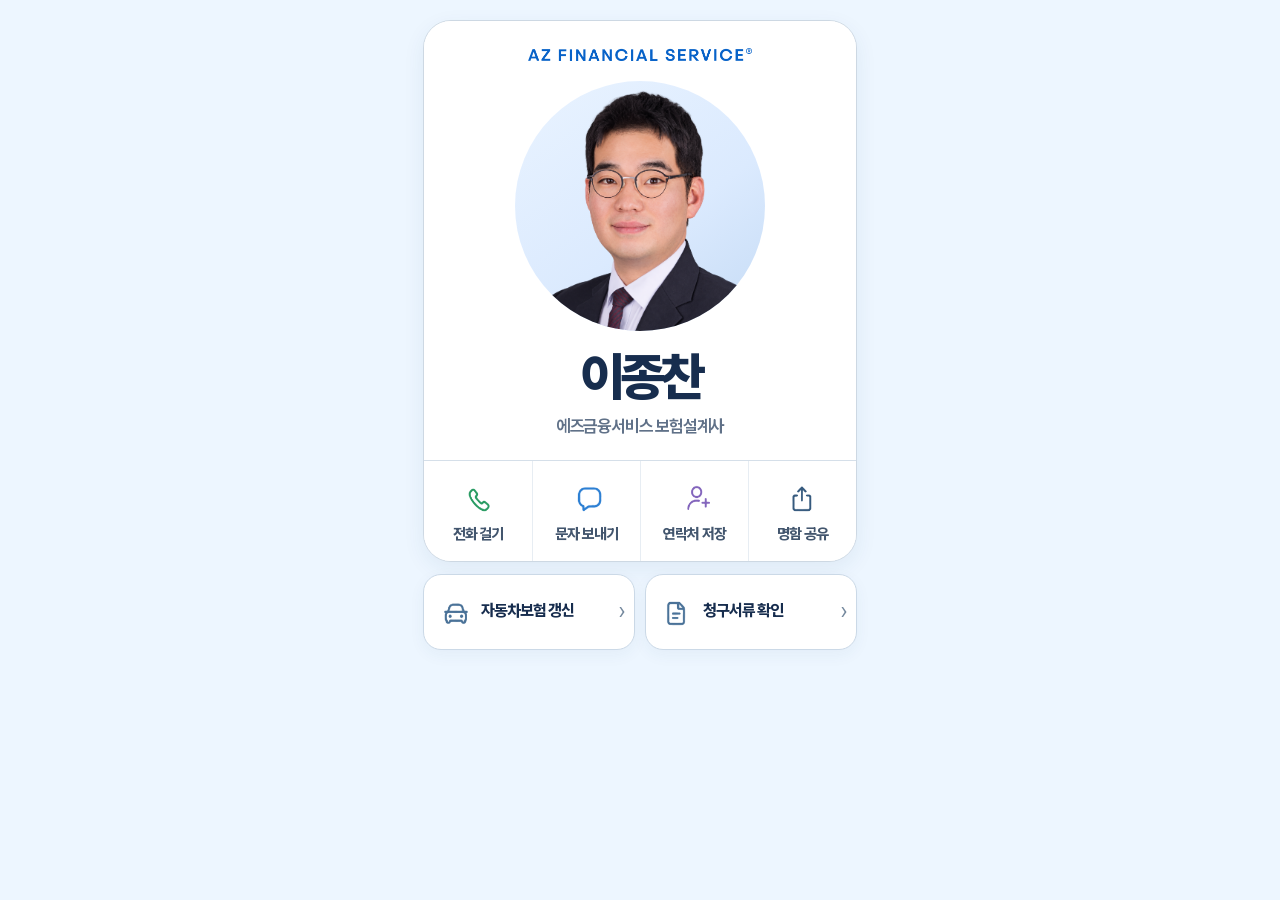
<file: index.html>
<!doctype html>
<html lang="ko" data-variant="a">
  <head>
    <meta charset="utf-8">
    <meta name="viewport" content="width=device-width, initial-scale=1, viewport-fit=cover">
    <meta name="description" content="AZ금융서비스 보험설계사 이종찬의 모바일 디지털 명함">
    <meta property="og:type" content="website">
    <meta property="og:locale" content="ko_KR">
    <meta property="og:url" content="https://leejgc.github.io/mobile-business-card/">
    <meta property="og:title" content="이종찬 | 에즈금융서비스">
    <meta property="og:description" content="연락처 · 자동차보험 갱신 · 청구서류 안내">
    <meta property="og:image" content="https://leejgc.github.io/mobile-business-card/og-business-card-v2-final.png">
    <meta property="og:image:width" content="1200">
    <meta property="og:image:height" content="630">
    <meta property="og:image:alt" content="에즈금융서비스 이종찬 모바일 명함">
    <meta property="og:site_name" content="AZ금융서비스">
    <meta name="twitter:card" content="summary_large_image">
    <meta name="twitter:title" content="이종찬 | 에즈금융서비스">
    <meta name="twitter:description" content="연락처 · 자동차보험 갱신 · 청구서류 안내">
    <meta name="twitter:image" content="https://leejgc.github.io/mobile-business-card/og-business-card-v2-final.png">
    <meta name="theme-color" content="#eaf4ff">
    <title>이종찬 | AZ금융서비스 보험설계사</title>
    <link rel="preload" href="PretendardVariable.woff2" as="font" type="font/woff2" crossorigin>
    <link rel="stylesheet" href="mobile-business-card.css">
    <script src="https://t1.kakaocdn.net/kakao_js_sdk/2.8.2/kakao.min.js" integrity="sha384-zt/G7/KfaRQ9dT/QIkS0ujMtzouJqzuSJcXVQu50x0rl/+mD1dc70AeOejVbMD9E" crossorigin="anonymous" defer></script>
    <script>
      const variant = new URLSearchParams(location.search).get('variant');
      document.documentElement.dataset.variant = variant === 'b' ? 'b' : 'a';
    </script>
    <script defer src="app.js"></script>
  </head>
  <body>
    <main class="card-shell">
      <section class="profile-panel" aria-labelledby="profile-name">
        <div class="profile-hero">
          <img class="brand-logo" src="assets/az-financial-service-horizontal.png" alt="AZ FINANCIAL SERVICE">
          <div class="profile-photo-frame" data-photo-frame>
            <img src="agent-profile-cutout.png" alt="보험설계사 이종찬 실제 증명사진">
          </div>
          <div class="profile-copy">
            <div class="name-lockup">
              <h1 id="profile-name">이종찬</h1>
              <div class="role-lockup"><span class="role-text role-text--legacy">에즈금융 보험설계사</span><span class="role-text role-text--a">에즈금융서비스 보험설계사</span></div>
            </div>
          </div>
        </div>

        <div class="action-grid action-grid--four profile-contact-grid" aria-label="연락 기능">
          <a class="contact-action contact-action--phone" href="tel:01037715487">
            <span class="icon-wrap" aria-hidden="true"><img src="assets/icons/phone.png" alt=""></span><span>전화 걸기</span>
          </a>
          <a class="contact-action contact-action--message" href="sms:01037715487">
            <span class="icon-wrap" aria-hidden="true"><img src="assets/icons/message.png" alt=""></span><span>문자 보내기</span>
          </a>
          <a class="contact-action contact-action--contact" href="lee-jongchan.vcf">
            <span class="icon-wrap" aria-hidden="true"><img src="assets/icons/contact-add.png" alt=""></span><span>연락처 저장</span>
          </a>
          <button class="contact-action contact-action--share" type="button" data-open-sheet="share-sheet">
            <span class="icon-wrap" aria-hidden="true"><img src="assets/icons/share-box.png" alt=""></span><span>명함 공유</span>
          </button>
        </div>

        <div class="profile-social-row" data-sns-row hidden aria-label="SNS 링크">
          <a class="social-item social-item--youtube" data-sns-channel="youtube" aria-label="유튜브" hidden>
            <span class="social-icon" aria-hidden="true"><svg viewBox="0 0 24 24"><rect class="youtube-body" x="3.2" y="5.3" width="17.6" height="13.4" rx="4"/><path class="youtube-play" d="m10.2 8.7 5.4 3.3-5.4 3.3V8.7Z"/></svg></span><span class="visually-hidden">유튜브</span>
          </a>
          <a class="social-item social-item--instagram" data-sns-channel="instagram" aria-label="인스타그램" hidden>
            <span class="social-icon" aria-hidden="true"><svg viewBox="0 0 24 24"><rect x="4.2" y="4.2" width="15.6" height="15.6" rx="4.5"/><circle cx="12" cy="12" r="3.7"/><circle cx="17.2" cy="6.8" r=".8"/></svg></span><span class="visually-hidden">인스타그램</span>
          </a>
          <a class="social-item social-item--blog" data-sns-channel="blog" aria-label="블로그" hidden>
            <span class="social-icon" aria-hidden="true"><svg viewBox="0 0 24 24"><path class="blog-n" d="M6 17V7h2.6l6.8 7.2V7H18v10h-2.6L8.6 9.8V17H6Z"/></svg></span><span class="visually-hidden">블로그</span>
          </a>
        </div>
      </section>

      <nav class="primary-actions" aria-label="보험 서비스 메뉴">
        <div class="action-grid action-grid--two">
          <a class="service-action" href="https://azm.kr/fVWt" target="_blank" rel="noopener">
            <span class="service-icon" aria-hidden="true"><img src="assets/icons/car-front.png" alt=""></span><span>자동차보험 갱신</span><span class="service-chevron" aria-hidden="true">›</span>
          </a>
          <button class="service-action" type="button" data-open-sheet="claim-sheet">
            <span class="service-icon" aria-hidden="true"><img src="assets/icons/document.png" alt=""></span><span>청구서류 확인</span><span class="service-chevron" aria-hidden="true">›</span>
          </button>
        </div>
      </nav>
    </main>

    <div class="sheet-backdrop" data-close-sheet="all" hidden></div>
    <section class="bottom-sheet bottom-sheet--small" id="share-sheet" role="dialog" aria-modal="true" aria-labelledby="share-sheet-title" aria-hidden="true" hidden>
      <div class="sheet-header"><div><h2 id="share-sheet-title">명함 공유하기</h2></div><button class="sheet-close" type="button" data-close-sheet="share-sheet" aria-label="명함 공유 창 닫기"><svg viewBox="0 0 24 24"><path d="m6 6 12 12M18 6 6 18"/></svg></button></div>
      <div class="sheet-actions">
        <button class="sheet-action sheet-action--kakao" type="button" data-kakao-customer-share><span class="sheet-action-icon" aria-hidden="true">K</span><strong>카카오톡으로 공유하기</strong></button>
        <a class="sheet-action" data-sms-message="customer" href="sms:?body="><span class="sheet-action-icon" aria-hidden="true"><svg viewBox="0 0 24 24"><path d="M4 5.5h16v10H8.5L5 18v-2.5H4v-10Zm3 4h10m-10 3h6"/></svg></span><strong>문자로 공유하기</strong></a>
      </div>
    </section>

    <section class="bottom-sheet bottom-sheet--large" id="claim-sheet" role="dialog" aria-modal="true" aria-labelledby="claim-sheet-title" aria-hidden="true" hidden>
      <div class="sheet-header"><div><p class="section-kicker">CLAIM GUIDE</p><h2 id="claim-sheet-title">보험금 청구 서류 확인</h2></div><button class="sheet-close" type="button" data-close-sheet="claim-sheet" aria-label="보험금 청구 서류 창 닫기"><svg viewBox="0 0 24 24"><path d="m6 6 12 12M18 6 6 18"/></svg></button></div>
      <div class="claim-source-note"><span>항목을 누르면 필요서류와 주의사항을 확인할 수 있습니다.</span></div>
      <div class="claim-list" id="claim-list"></div>
      <section class="accident-consult accident-consult--liability" aria-labelledby="accident-consult-title">
        <h3 id="accident-consult-title"><span class="liability-title-blue">일상생활배상책임</span> <span class="liability-title-black">보상 사례</span></h3>
        <ul class="liability-case-grid" aria-label="일상생활배상책임 보상 사례">
          <li class="liability-case"><img src="assets/liability-cases/leak-house.png" alt="" aria-hidden="true"><span>아랫집 누수</span></li>
          <li class="liability-case"><img src="assets/liability-cases/bicycle-accident.png" alt="" aria-hidden="true"><span>자전거 사고</span></li>
          <li class="liability-case"><img src="assets/liability-cases/pet-accident.png" alt="" aria-hidden="true"><span>반려견 사고</span></li>
          <li class="liability-case"><img src="assets/liability-cases/child-liability.png" alt="" aria-hidden="true"><span>자녀 배상사고</span></li>
          <li class="liability-case"><img src="assets/liability-cases/phone-damage.png" alt="" aria-hidden="true"><span>타인<br>휴대폰 파손</span></li>
        </ul>
        <div class="liability-inquiry">
          <p class="consult-cta">보상 가능 문의하기</p>
          <div class="consult-actions" aria-label="일상생활배상책임 문의">
            <a class="consult-icon-button consult-icon-button--phone" href="tel:01037715487" aria-label="일상생활배상책임 전화 문의"><img src="assets/icons/phone.png" alt="" aria-hidden="true"></a>
            <a class="consult-icon-button consult-icon-button--message" href="sms:01037715487" aria-label="일상생활배상책임 문자 문의"><img src="assets/icons/message.png" alt="" aria-hidden="true"></a>
          </div>
        </div>
      </section>
    </section>
    <div class="toast" id="toast" role="status" aria-live="polite" hidden></div>
  </body>
</html>
</file>
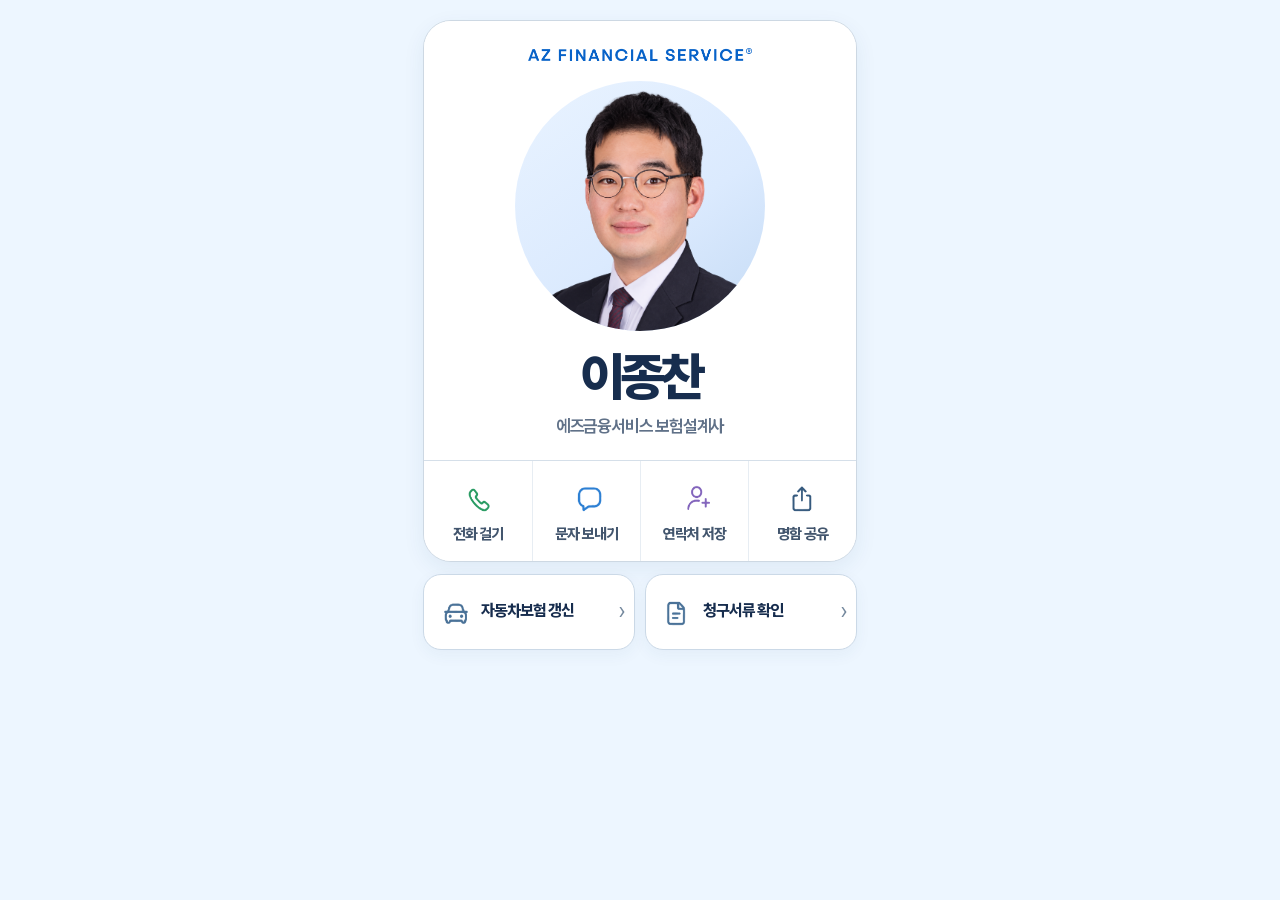
<file: test-v2/index.html>
<!doctype html>
<html lang="ko" data-variant="a">
  <head>
    <meta charset="utf-8">
    <meta name="viewport" content="width=device-width, initial-scale=1, viewport-fit=cover">
    <meta name="theme-color" content="#eaf4ff">
    <title>이종찬 모바일 명함 · A/B 독립 시안</title>
    <link rel="preload" href="assets/PretendardVariable.woff2" as="font" type="font/woff2" crossorigin>
    <link rel="stylesheet" href="styles.css">
    <script src="https://t1.kakaocdn.net/kakao_js_sdk/2.8.2/kakao.min.js" integrity="sha384-zt/G7/KfaRQ9dT/QIkS0ujMtzouJqzuSJcXVQu50x0rl/+mD1dc70AeOejVbMD9E" crossorigin="anonymous" defer></script>
    <script>
      const variant = new URLSearchParams(location.search).get('variant');
      document.documentElement.dataset.variant = variant === 'b' ? 'b' : 'a';
    </script>
    <script defer src="app.js"></script>
  </head>
  <body>
    <main class="card-shell">
      <section class="profile-panel" aria-labelledby="profile-name">
        <div class="profile-hero">
          <img class="brand-logo" src="assets/az-financial-service-horizontal.png" alt="AZ FINANCIAL SERVICE">
          <div class="profile-photo-frame" data-photo-frame>
            <img src="assets/agent-profile-cutout.png" alt="보험설계사 이종찬 실제 증명사진">
          </div>
          <div class="profile-copy">
            <div class="name-lockup">
              <h1 id="profile-name">이종찬</h1>
              <div class="role-lockup"><span class="role-text role-text--legacy">에즈금융 보험설계사</span><span class="role-text role-text--a">에즈금융서비스 보험설계사</span></div>
            </div>
          </div>
        </div>

        <div class="action-grid action-grid--four profile-contact-grid" aria-label="연락 기능">
          <a class="contact-action contact-action--phone" href="tel:01037715487">
            <span class="icon-wrap" aria-hidden="true"><img src="assets/icons/phone.png" alt=""></span><span>전화 걸기</span>
          </a>
          <a class="contact-action contact-action--message" href="sms:01037715487">
            <span class="icon-wrap" aria-hidden="true"><img src="assets/icons/message.png" alt=""></span><span>문자 보내기</span>
          </a>
          <a class="contact-action contact-action--contact" href="assets/lee-jongchan.vcf">
            <span class="icon-wrap" aria-hidden="true"><img src="assets/icons/contact-add.png" alt=""></span><span>연락처 저장</span>
          </a>
          <button class="contact-action contact-action--share" type="button" data-open-sheet="share-sheet">
            <span class="icon-wrap" aria-hidden="true"><img src="assets/icons/share-box.png" alt=""></span><span>명함 공유</span>
          </button>
        </div>

        <div class="profile-social-row" data-sns-row hidden aria-label="SNS 링크">
          <a class="social-item social-item--youtube" data-sns-channel="youtube" aria-label="유튜브" hidden>
            <span class="social-icon" aria-hidden="true"><svg viewBox="0 0 24 24"><rect class="youtube-body" x="3.2" y="5.3" width="17.6" height="13.4" rx="4"/><path class="youtube-play" d="m10.2 8.7 5.4 3.3-5.4 3.3V8.7Z"/></svg></span><span class="visually-hidden">유튜브</span>
          </a>
          <a class="social-item social-item--instagram" data-sns-channel="instagram" aria-label="인스타그램" hidden>
            <span class="social-icon" aria-hidden="true"><svg viewBox="0 0 24 24"><rect x="4.2" y="4.2" width="15.6" height="15.6" rx="4.5"/><circle cx="12" cy="12" r="3.7"/><circle cx="17.2" cy="6.8" r=".8"/></svg></span><span class="visually-hidden">인스타그램</span>
          </a>
          <a class="social-item social-item--blog" data-sns-channel="blog" aria-label="블로그" hidden>
            <span class="social-icon" aria-hidden="true"><svg viewBox="0 0 24 24"><path class="blog-n" d="M6 17V7h2.6l6.8 7.2V7H18v10h-2.6L8.6 9.8V17H6Z"/></svg></span><span class="visually-hidden">블로그</span>
          </a>
        </div>
      </section>

      <nav class="primary-actions" aria-label="보험 서비스 메뉴">
        <div class="action-grid action-grid--two">
          <a class="service-action" href="https://azm.kr/fVWt" target="_blank" rel="noopener">
            <span class="service-icon" aria-hidden="true"><img src="assets/icons/car-front.png" alt=""></span><span>자동차보험 갱신</span><span class="service-chevron" aria-hidden="true">›</span>
          </a>
          <button class="service-action" type="button" data-open-sheet="claim-sheet">
            <span class="service-icon" aria-hidden="true"><img src="assets/icons/document.png" alt=""></span><span>청구서류 확인</span><span class="service-chevron" aria-hidden="true">›</span>
          </button>
        </div>
      </nav>
    </main>

    <div class="sheet-backdrop" data-close-sheet="all" hidden></div>
    <section class="bottom-sheet bottom-sheet--small" id="share-sheet" role="dialog" aria-modal="true" aria-labelledby="share-sheet-title" aria-hidden="true" hidden>
      <div class="sheet-header"><div><h2 id="share-sheet-title">명함 공유하기</h2></div><button class="sheet-close" type="button" data-close-sheet="share-sheet" aria-label="명함 공유 창 닫기"><svg viewBox="0 0 24 24"><path d="m6 6 12 12M18 6 6 18"/></svg></button></div>
      <div class="sheet-actions">
        <button class="sheet-action sheet-action--kakao" type="button" data-kakao-customer-share><span class="sheet-action-icon" aria-hidden="true">K</span><strong>카카오톡으로 공유하기</strong></button>
        <a class="sheet-action" data-sms-message="customer" href="sms:?body="><span class="sheet-action-icon" aria-hidden="true"><svg viewBox="0 0 24 24"><path d="M4 5.5h16v10H8.5L5 18v-2.5H4v-10Zm3 4h10m-10 3h6"/></svg></span><strong>문자로 공유하기</strong></a>
      </div>
    </section>

    <section class="bottom-sheet bottom-sheet--large" id="claim-sheet" role="dialog" aria-modal="true" aria-labelledby="claim-sheet-title" aria-hidden="true" hidden>
      <div class="sheet-header"><div><p class="section-kicker">CLAIM GUIDE</p><h2 id="claim-sheet-title">보험금 청구 서류 확인</h2></div><button class="sheet-close" type="button" data-close-sheet="claim-sheet" aria-label="보험금 청구 서류 창 닫기"><svg viewBox="0 0 24 24"><path d="m6 6 12 12M18 6 6 18"/></svg></button></div>
      <div class="claim-source-note"><span>항목을 누르면 필요서류와 주의사항을 확인할 수 있습니다.</span></div>
      <div class="claim-list" id="claim-list"></div>
      <section class="accident-consult accident-consult--liability" aria-labelledby="accident-consult-title">
        <h3 id="accident-consult-title"><span class="liability-title-blue">일상생활배상책임</span> <span class="liability-title-black">보상 사례</span></h3>
        <ul class="liability-case-grid" aria-label="일상생활배상책임 보상 사례">
          <li class="liability-case"><img src="assets/liability-cases/leak-house.png" alt="" aria-hidden="true"><span>아랫집 누수</span></li>
          <li class="liability-case"><img src="assets/liability-cases/bicycle-accident.png" alt="" aria-hidden="true"><span>자전거 사고</span></li>
          <li class="liability-case"><img src="assets/liability-cases/pet-accident.png" alt="" aria-hidden="true"><span>반려견 사고</span></li>
          <li class="liability-case"><img src="assets/liability-cases/child-liability.png" alt="" aria-hidden="true"><span>자녀 배상사고</span></li>
          <li class="liability-case"><img src="assets/liability-cases/phone-damage.png" alt="" aria-hidden="true"><span>타인<br>휴대폰 파손</span></li>
        </ul>
        <div class="liability-inquiry">
          <p class="consult-cta">보상 가능 문의하기</p>
          <div class="consult-actions" aria-label="일상생활배상책임 문의">
            <a class="consult-icon-button consult-icon-button--phone" href="tel:01037715487" aria-label="일상생활배상책임 전화 문의"><img src="assets/icons/phone.png" alt="" aria-hidden="true"></a>
            <a class="consult-icon-button consult-icon-button--message" href="sms:01037715487" aria-label="일상생활배상책임 문자 문의"><img src="assets/icons/message.png" alt="" aria-hidden="true"></a>
          </div>
        </div>
      </section>
    </section>
    <div class="toast" id="toast" role="status" aria-live="polite" hidden></div>
  </body>
</html>
</file>
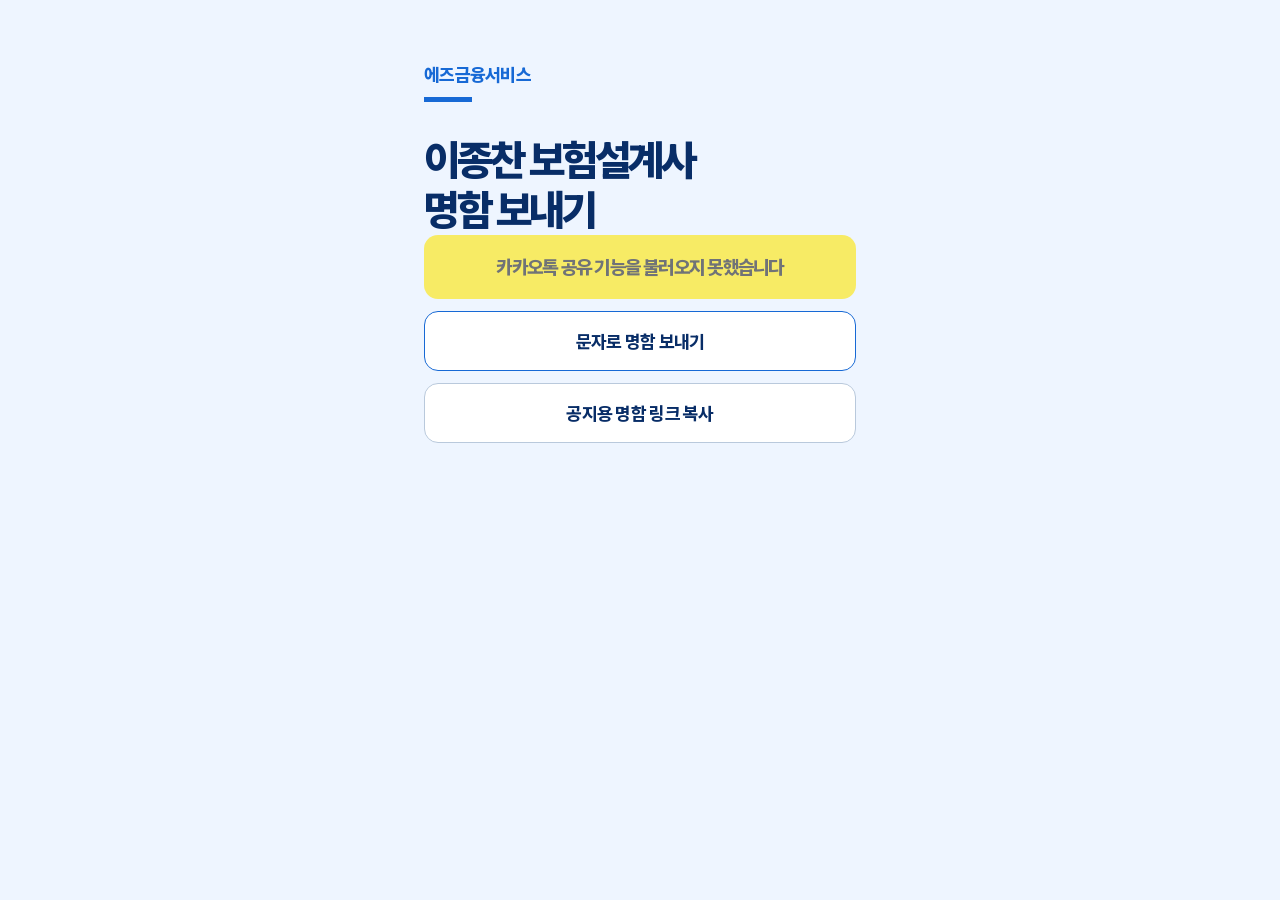
<file: share.html>
<!doctype html>
<html lang="ko">
<head>
  <meta charset="utf-8">
  <meta name="viewport" content="width=device-width, initial-scale=1, viewport-fit=cover">
  <meta name="robots" content="noindex">
  <link rel="stylesheet" href="share.css">
  <title>이종찬 명함 보내기 | 에즈금융서비스</title>
  <script src="https://t1.kakaocdn.net/kakao_js_sdk/2.8.2/kakao.min.js" integrity="sha384-zt/G7/KfaRQ9dT/QIkS0ujMtzouJqzuSJcXVQu50x0rl/+mD1dc70AeOejVbMD9E" crossorigin="anonymous"></script>
</head>
<body>
  <main class="share-page">
    <p class="share-page__company">에즈금융서비스</p>
    <h1>이종찬 보험설계사<br>명함 보내기</h1>
    <button id="kakao-share" type="button">카카오톡으로 명함 보내기</button>
    <a id="sms-share" href="sms:?body=" aria-label="문자로 명함 보내기">문자로 명함 보내기</a>
    <button id="copy-notice-link" type="button">공지용 명함 링크 복사</button>
    <p id="copy-notice-status" class="copy-notice-status" aria-live="polite" role="status"></p>
  </main>
  <script>
    (() => {
      const cardUrl = "https://leejgc.github.io/mobile-business-card/";
      const imageUrl = "https://leejgc.github.io/mobile-business-card/kakao-share-v4.png";
      const noticeText = "이종찬 보험설계사 모바일 명함\n\n" + cardUrl;
      const advisorSmsBody = [
        "안녕하세요.",
        "에즈금융서비스 보험설계사 이종찬입니다.",
        "",
        "제 모바일 명함을 보내드립니다.",
        "보험 관련 문의는 편하게 연락 주세요.",
        "",
        cardUrl
      ].join("\n");
      const kakaoButton = document.querySelector("#kakao-share");
      const smsButton = document.querySelector("#sms-share");
      const copyNoticeButton = document.querySelector("#copy-notice-link");
      const copyNoticeStatus = document.querySelector("#copy-notice-status");

      const fallbackCopy = (text) => {
        const textarea = document.createElement("textarea");
        textarea.value = text;
        textarea.setAttribute("readonly", "");
        textarea.style.position = "fixed";
        textarea.style.opacity = "0";
        document.body.appendChild(textarea);
        textarea.select();
        const copied = document.execCommand("copy");
        textarea.remove();
        return copied;
      };

      copyNoticeButton.addEventListener("click", async () => {
        try {
          if (navigator.clipboard?.writeText) {
            await navigator.clipboard.writeText(noticeText);
          } else if (!fallbackCopy(noticeText)) {
            throw new Error("clipboard-unavailable");
          }
          copyNoticeStatus.textContent = "공지용 명함 링크를 복사했습니다.";
        } catch {
          copyNoticeStatus.textContent = "복사하지 못했습니다. 다시 시도해 주세요.";
        }
      });

      smsButton.href = "sms:?body=" + encodeURIComponent(advisorSmsBody);

      if (!window.Kakao) {
        kakaoButton.disabled = true;
        kakaoButton.textContent = "카카오톡 공유 기능을 불러오지 못했습니다";
        return;
      }
      if (!window.Kakao.isInitialized()) {
        window.Kakao.init("e1c62fd5c6c8d22e28e88e8e616ab613");
      }

      kakaoButton.addEventListener("click", () => {
        window.Kakao.Share.sendDefault({
          objectType: "feed",
          content: {
            title: "이종찬 | 보험설계사",
            imageUrl,
            imageWidth: 1200,
            imageHeight: 630,
            link: { mobileWebUrl: cardUrl, webUrl: cardUrl },
          },
          buttons: [{
            title: "명함 보기",
            link: { mobileWebUrl: cardUrl, webUrl: cardUrl },
          }],
        });
      });
    })();
  </script>
</body>
</html>
</file>
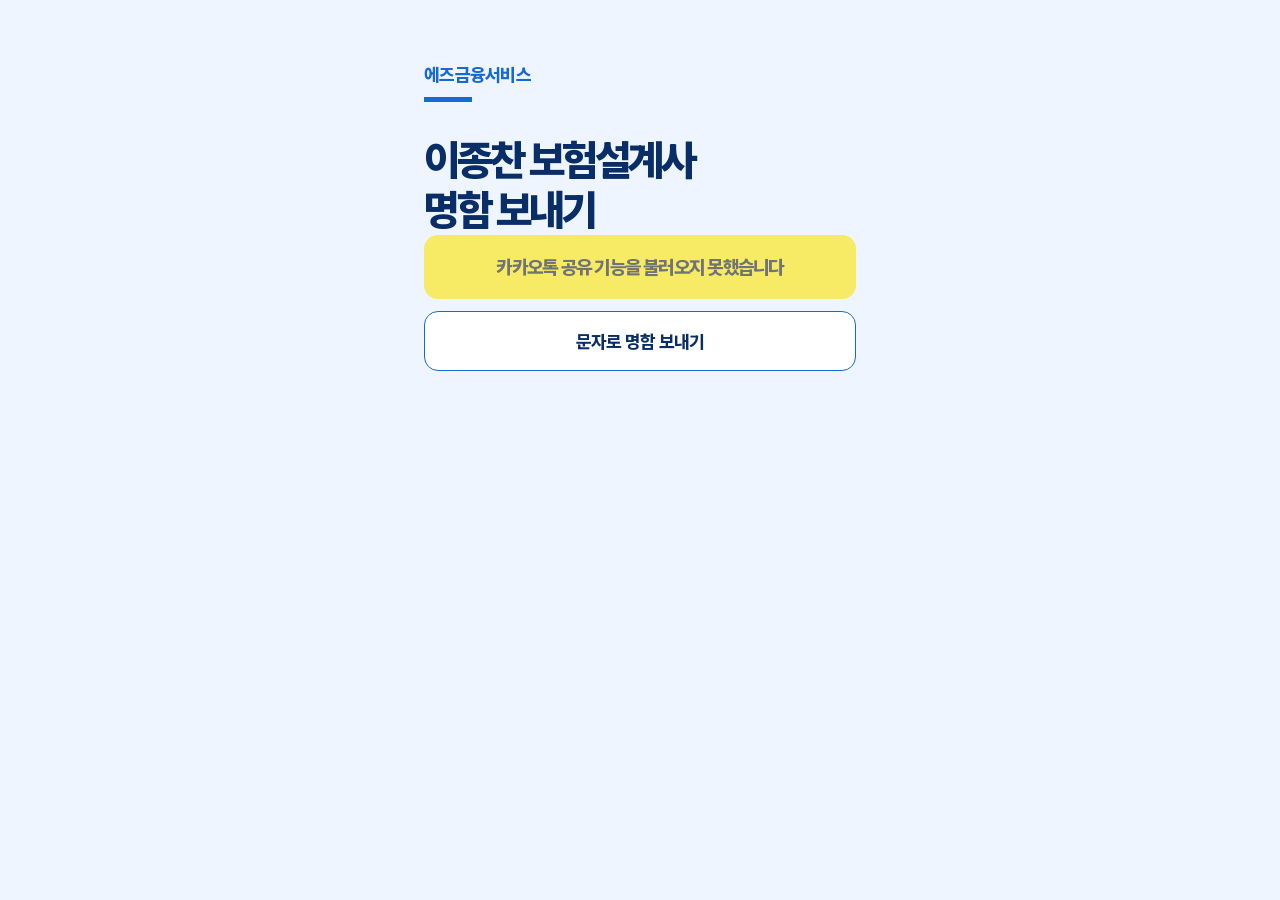
<file: test-v2/advisor-share.html>
<!doctype html>
<html lang="ko">
<head>
  <meta charset="utf-8">
  <meta name="viewport" content="width=device-width, initial-scale=1, viewport-fit=cover">
  <meta name="robots" content="noindex">
  <link rel="stylesheet" href="../share.css">
  <title>이종찬 명함 보내기 | 에즈금융서비스</title>
  <script src="https://t1.kakaocdn.net/kakao_js_sdk/2.8.2/kakao.min.js" integrity="sha384-zt/G7/KfaRQ9dT/QIkS0ujMtzouJqzuSJcXVQu50x0rl/+mD1dc70AeOejVbMD9E" crossorigin="anonymous"></script>
</head>
<body>
  <main class="share-page">
    <p class="share-page__company">에즈금융서비스</p>
    <h1>이종찬 보험설계사<br>명함 보내기</h1>
    <button id="kakao-share" type="button">카카오톡으로 명함 보내기</button>
    <a id="sms-share" href="sms:?body=" aria-label="문자로 명함 보내기">문자로 명함 보내기</a>
  </main>
  <script>
    (() => {
      const cardUrl = "https://leejgc.github.io/mobile-business-card/";
      const imageUrl = "https://leejgc.github.io/mobile-business-card/kakao-share-v4.png";
      const advisorSmsBody = [
        "안녕하세요.",
        "에즈금융서비스 보험설계사 이종찬입니다.",
        "",
        "제 모바일 명함을 보내드립니다.",
        "보험 관련 문의가 있으시면 편하게 연락 주세요.",
        "",
        cardUrl
      ].join("\n");
      const kakaoButton = document.querySelector("#kakao-share");
      const smsButton = document.querySelector("#sms-share");

      smsButton.href = "sms:?body=" + encodeURIComponent(advisorSmsBody);

      if (!window.Kakao) {
        kakaoButton.disabled = true;
        kakaoButton.textContent = "카카오톡 공유 기능을 불러오지 못했습니다";
        return;
      }
      if (!window.Kakao.isInitialized()) {
        window.Kakao.init("e1c62fd5c6c8d22e28e88e8e616ab613");
      }

      kakaoButton.addEventListener("click", () => {
        window.Kakao.Share.sendDefault({
          objectType: "feed",
          content: {
            title: "이종찬 | 에즈금융서비스",
            imageUrl,
            imageWidth: 1200,
            imageHeight: 630,
            link: { mobileWebUrl: cardUrl, webUrl: cardUrl },
          },
          buttons: [{
            title: "명함 보기",
            link: { mobileWebUrl: cardUrl, webUrl: cardUrl },
          }],
        });
      });
    })();
  </script>
</body>
</html>
</file>
<file: mobile-business-card.css>
@font-face {
  font-family: "Pretendard";
  src: url("PretendardVariable.woff2") format("woff2");
  font-weight: 100 900;
  font-style: normal;
  font-display: swap;
}

:root {
  --blue: #1769d5;
  --deep-blue: #114b9c;
  --soft-blue: #eef5ff;
  --ink: #1d2a3c;
  --muted: #5c6b80;
  --line: #d8e1ec;
  --surface: #ffffff;
  --page: #f7f8fa;
  --amber-soft: #ffe8a3;
  --disabled: #aab5c3;
  --radius-card: 26px;
  --radius-control: 14px;
  --shadow-card: 0 5px 18px rgba(31, 54, 80, .06);
  --contact-phone: #299b63;
  --contact-message: #2c7fd3;
  --contact-contact: #8365bc;
  --contact-share: #365a7e;
}

* { box-sizing: border-box; }
html { min-width: 320px; background: var(--page); }
body { min-width: 320px; margin: 0; color: var(--ink); background: var(--page); font-family: "Pretendard", system-ui, sans-serif; font-size: 16px; line-height: 1.5; -webkit-font-smoothing: antialiased; word-break: keep-all; }
body.sheet-open { overflow: hidden; }
button, a { font: inherit; }
a { color: inherit; text-decoration: none; }
button { color: inherit; }
button:focus-visible, a:focus-visible { outline: 3px solid var(--deep-blue); outline-offset: 3px; box-shadow: 0 0 0 1px var(--surface); }
[hidden] { display: none !important; }

.page-shell { width: min(100%, 512px); margin: 0 auto; padding: 22px 16px 44px; }
.page-header { display: flex; align-items: baseline; justify-content: space-between; gap: 12px; margin-bottom: 18px; }
.eyebrow, .section-kicker { color: var(--blue); font-size: 11px; font-weight: 800; letter-spacing: .08em; }
.eyebrow { font-size: 12px; }
.preview-note, .muted-caption { margin: 0; color: var(--muted); font-size: 12px; word-break: keep-all; }
.section-heading { display: flex; align-items: end; justify-content: space-between; gap: 12px; margin-bottom: 12px; }
.compact-heading { margin-top: 26px; margin-bottom: 10px; align-items: center; }
.section-heading h1, .section-heading h2 { margin: 2px 0 0; letter-spacing: -.04em; line-height: 1.12; }
.section-heading h1 { font-size: clamp(25px, 7vw, 32px); }
.section-heading h2 { font-size: 22px; }
.section-kicker { margin: 0; }
.review-badge { display: inline-flex; min-width: 36px; min-height: 30px; align-items: center; justify-content: center; border-radius: 999px; color: var(--deep-blue); background: #dcecff; font-size: 12px; font-weight: 800; }

.card-shell { width: min(100%, 512px); margin: 0 auto; padding: 20px 16px 38px; }
.profile-panel { overflow: hidden; border: 1px solid #c8d0da; border-radius: var(--radius-card); background: var(--surface); box-shadow: var(--shadow-card); }
.profile-hero { display: flex; min-height: 0; flex-direction: column; align-items: center; padding: 20px 16px 18px; background: var(--surface); text-align: center; }
.profile-hero .brand-logo { display: block; width: min(52%, 188px); height: auto; margin: 0 auto 13px; object-fit: contain; object-position: center; }
.profile-photo-frame { position: relative; width: 128px; height: 160px; overflow: hidden; margin: 0 auto; }
.profile-photo-frame img { display: block; width: 100%; height: 100%; object-fit: contain; object-position: center bottom; }
.profile-copy { width: 100%; margin-top: 9px; padding: 0 8px; text-align: center; }
.name-lockup { display: flex; flex-direction: column; align-items: center; gap: 0; margin: 0; }
.name-lockup h1 { margin: 0; color: #132a4b; font-size: clamp(43px, 12vw, 56px); font-weight: 850; line-height: .98; letter-spacing: -.105em; }
.role-lockup { display: block; margin-top: 8px; padding: 0; color: #4f5c6b; font-size: 15px; font-weight: 700; letter-spacing: -.065em; line-height: 1.1; }

.action-grid { display: grid; gap: 8px; }
.action-grid--four { grid-template-columns: repeat(4, minmax(0, 1fr)); }
.action-grid--three { grid-template-columns: repeat(3, minmax(0, 1fr)); }
.action-grid--two { grid-template-columns: repeat(2, minmax(0, 1fr)); }
.action-card { min-width: 0; min-height: 82px; display: flex; flex-direction: column; align-items: center; justify-content: center; gap: 6px; padding: 10px 7px; border: 1px solid var(--line); border-radius: var(--radius-control); background: var(--surface); color: var(--ink); text-align: center; cursor: pointer; box-shadow: var(--shadow-card); transition: border-color .15s ease, transform .15s ease, box-shadow .15s ease, background .15s ease; }
.action-card:hover { border-color: #a9c9f2; box-shadow: 0 6px 16px rgba(45, 78, 123, .08); transform: translateY(-1px); }
.action-card:active { transform: translateY(0); }
.action-card > span:last-child { font-size: 15px; font-weight: 750; letter-spacing: -.04em; line-height: 1.18; word-break: keep-all; }
.action-icon { display: inline-grid; width: 32px; height: 32px; place-items: center; border-radius: 10px; color: var(--blue); background: var(--soft-blue); }
.action-icon svg, .sheet-close svg { width: 20px; height: 20px; fill: none; stroke: currentColor; stroke-linecap: round; stroke-linejoin: round; stroke-width: 1.8; }

.profile-contact-grid { gap: 0; border-top: 1px solid rgba(216, 225, 236, .95); }
.profile-contact-grid .contact-action { min-height: 82px; gap: 6px; padding: 10px 2px 11px; border: 0; border-radius: 0; background: transparent; box-shadow: none; }
.profile-contact-grid .contact-action + .contact-action { border-left: 1px solid #edf1f6; }
.profile-contact-grid .contact-action:hover { border-color: transparent; background: #fafbfd; box-shadow: none; transform: none; }
.profile-contact-grid .contact-action:active { background: #f4f6f8; transform: scale(.97); }
.profile-contact-grid .contact-action .action-icon { width: 34px; height: 34px; border-radius: 50%; box-shadow: none; }
.profile-contact-grid .contact-action .action-icon svg { width: 20px; height: 20px; stroke-width: 2; }
.profile-contact-grid .contact-action > span:last-child { color: #43566e; font-size: clamp(11px, 3.1vw, 13px); font-weight: 750; line-height: 1.15; white-space: nowrap; }
.contact-action--phone { --contact-icon: var(--contact-phone); }
.contact-action--message { --contact-icon: var(--contact-message); }
.contact-action--contact { --contact-icon: var(--contact-contact); }
.contact-action--share { --contact-icon: var(--contact-share); }
.profile-contact-grid .contact-action .action-icon { color: var(--contact-icon); background: #f4f6f8; }

.profile-social-row { display: grid; grid-template-columns: repeat(3, minmax(0, 1fr)); min-height: 50px; gap: 0; padding: 3px 14px 4px; border-top: 1px solid rgba(216, 225, 236, .85); }
.social-item { display: grid; min-height: 46px; place-items: center; border: 0; border-radius: 0; background: transparent; cursor: pointer; transition: background .15s ease, transform .15s ease; }
.social-item:hover, .social-item:focus-visible { background: #fafbfd; }
.social-item:active { transform: scale(.94); }
.social-item.is-disabled { cursor: not-allowed; }
.social-item.is-disabled:active { transform: none; }
.profile-social-row .social-icon { width: 32px; height: 32px; border-radius: 50%; border: 0; }
.profile-social-row .social-icon svg { width: 20px; height: 20px; }
.profile-social-row .social-icon--youtube { color: #9aa6b4; background: #e9eef3; }
.profile-social-row .social-icon--youtube .youtube-body { fill: currentColor; }
.profile-social-row .social-icon--youtube .youtube-play { fill: #e9eef3; }
.profile-social-row .social-icon--instagram { color: #9aa6b4; background: #e9eef3; }
.profile-social-row .social-icon--instagram svg { stroke: currentColor; }
.profile-social-row .social-icon--blog { color: #9aa6b4; background: #e9eef3; }
.profile-social-row .social-icon--blog .blog-n { fill: currentColor; }
.profile-social-row .social-item.is-active .social-icon--youtube { color: #e24b54; background: #fff0f1; }
.profile-social-row .social-item.is-active .social-icon--youtube .youtube-play { fill: #fff0f1; }
.profile-social-row .social-item.is-active .social-icon--instagram { color: #fff; background: linear-gradient(135deg, #9b67d0, #e05c93 56%, #f5b342); }
.profile-social-row .social-item.is-active .social-icon--blog { color: #2b9a68; background: #e2f5ea; }
.visually-hidden { position: absolute !important; width: 1px !important; height: 1px !important; padding: 0 !important; margin: -1px !important; overflow: hidden !important; clip: rect(0, 0, 0, 0) !important; white-space: nowrap !important; border: 0 !important; }

.primary-actions { display: grid; gap: 10px; margin-top: 12px; }
.primary-actions .action-grid--two { gap: 9px; }
.primary-actions .action-card--service { min-height: 116px; display: grid; grid-template-columns: 44px minmax(0, 1fr) 20px; align-items: center; gap: 9px; padding: 16px 14px; border-color: #cbdced; border-radius: 18px; background: var(--surface); text-align: left; }
.primary-actions .action-card--service:hover { border-color: #b8cfe9; }
.primary-actions .action-card--service .service-icon { width: 44px; height: 44px; border-radius: 13px; color: #456684; background: #f0f6fd; }
.primary-actions .action-card--service .service-icon svg { width: 31px; height: 31px; stroke: currentColor; stroke-width: 1.75; }
.primary-actions .action-card--service > span:nth-child(2) { color: var(--ink); font-size: 14px; font-weight: 750; letter-spacing: -.055em; }
.service-chevron { color: #5e7893; font-size: 31px !important; font-weight: 350 !important; line-height: .7 !important; text-align: right; }

.sheet-backdrop { position: fixed; z-index: 20; inset: 0; background: rgba(13, 32, 57, .52); opacity: 0; transition: opacity .2s ease; }
.sheet-backdrop.is-visible { opacity: 1; }
.bottom-sheet { position: fixed; z-index: 21; right: 0; bottom: 0; left: 0; width: min(100%, 720px); max-height: 92dvh; margin: 0 auto; overflow-y: auto; overscroll-behavior: contain; padding: 20px max(16px, env(safe-area-inset-left)) calc(24px + env(safe-area-inset-bottom)); border: 1px solid var(--line); border-bottom: 0; border-radius: 22px 22px 0 0; background: var(--surface); box-shadow: 0 -20px 50px rgba(19, 48, 86, .2); transform: translateY(105%); transition: transform .24s cubic-bezier(.22, .8, .3, 1); }
.bottom-sheet.is-open { transform: translateY(0); }
.sheet-header { position: sticky; top: -20px; z-index: 2; display: flex; align-items: start; justify-content: space-between; gap: 14px; margin: -20px -16px 8px; padding: 20px 16px 8px; background: var(--surface); }
.sheet-header h2 { margin: 2px 0 0; font-size: 24px; letter-spacing: -.05em; line-height: 1.15; }
.sheet-close { display: grid; flex: none; width: 44px; height: 44px; place-items: center; border: 1px solid var(--line); border-radius: 50%; background: var(--surface); color: var(--ink); cursor: pointer; }
.sheet-intro { margin: 0 0 14px; color: var(--muted); font-size: 14px; line-height: 1.5; }
.sheet-actions { display: grid; gap: 9px; }
.sheet-action { display: flex; width: 100%; align-items: center; gap: 12px; min-height: 64px; padding: 10px 12px; border: 1px solid var(--line); border-radius: 13px; background: #fbfdff; text-align: left; cursor: pointer; }
.sheet-action:hover { border-color: #a9c9f2; }
.sheet-action strong, .sheet-action small { display: block; }
.sheet-action strong { font-size: 16px; letter-spacing: -.03em; }
.sheet-action small { margin-top: 2px; color: var(--muted); font-size: 12px; }
.sheet-action-icon { display: inline-grid; flex: none; width: 34px; height: 34px; place-items: center; border-radius: 10px; color: var(--blue); background: var(--soft-blue); font-weight: 900; }
.sheet-action-icon svg { width: 19px; height: 19px; fill: none; stroke: currentColor; stroke-linecap: round; stroke-linejoin: round; stroke-width: 1.8; }
.sheet-action--kakao .sheet-action-icon { color: #3b2a00; background: #ffe812; }
.claim-source-note { display: grid; gap: 2px; margin: 14px 0 12px; padding: 11px 12px; border-left: 3px solid var(--blue); background: var(--soft-blue); color: var(--muted); font-size: 12px; line-height: 1.45; }
.claim-source-note strong { color: var(--deep-blue); font-size: 13px; }
.phrase-lock { white-space: nowrap; }
.claim-list { display: grid; gap: 8px; }
.claim-item { overflow: hidden; border: 1px solid var(--line); border-radius: 13px; background: var(--surface); }
.claim-summary { display: flex; align-items: center; gap: 8px; width: 100%; min-height: 60px; padding: 10px 11px 10px 14px; border: 0; background: transparent; text-align: left; cursor: pointer; }
.claim-number { display: inline-grid; flex: none; width: 28px; height: 28px; place-items: center; border-radius: 50%; color: var(--deep-blue); background: #e6f0ff; font-size: 12px; font-weight: 800; }
.claim-title { flex: 1; font-size: 16px; font-weight: 750; letter-spacing: -.035em; line-height: 1.25; word-break: keep-all; }
.claim-chevron { flex: none; color: var(--muted); font-size: 20px; line-height: 1; transition: transform .18s ease; }
.claim-summary[aria-expanded="true"] .claim-chevron { transform: rotate(180deg); }
.claim-detail { display: grid; grid-template-rows: 0fr; transition: grid-template-rows .2s ease; }
.claim-detail[aria-hidden="false"] { grid-template-rows: 1fr; }
.claim-detail-inner { min-height: 0; overflow: hidden; }
.claim-detail-content { padding: 0 14px 14px 50px; }
.claim-docs-heading { margin: 0 0 7px; color: var(--deep-blue); font-size: 13px; font-weight: 800; }
.claim-docs { margin: 0; padding-left: 18px; color: var(--ink); font-size: 14px; line-height: 1.48; }
.claim-docs li + li { margin-top: 4px; }
.claim-notice { margin: 10px 0 0; color: var(--muted); font-size: 12px; line-height: 1.48; white-space: pre-line; }
.claim-source-status { display: inline-block; margin-top: 7px; color: #9a5d00; font-size: 11px; font-weight: 700; }
.claim-detail-actions { display: flex; justify-content: flex-end; margin-top: 10px; }
.copy-claim { display: inline-flex; align-items: center; gap: 5px; min-height: 42px; padding: 7px 11px; border: 1px solid #b7cfee; border-radius: 10px; color: var(--deep-blue); background: #f4f8ff; font-size: 13px; font-weight: 800; cursor: pointer; scroll-margin-bottom: 24px; }
.copy-claim svg { width: 17px; height: 17px; fill: none; stroke: currentColor; stroke-linecap: round; stroke-linejoin: round; stroke-width: 1.8; }
.copy-claim:hover { background: var(--soft-blue); }
.accident-consult { margin-top: 18px; padding: 16px; border: 1px solid #c9dcf7; border-radius: 16px; background: linear-gradient(135deg, #f3f8ff, var(--surface)); }
.accident-consult h3 { margin: 4px 0 6px; font-size: 19px; letter-spacing: -.05em; line-height: 1.25; }
.consult-cases { margin: 0; color: var(--muted); font-size: 14px; }
.consult-actions { display: grid; grid-template-columns: repeat(2, minmax(0, 1fr)); gap: 8px; margin-top: 13px; }
.consult-button { display: grid; min-height: 50px; place-items: center; border-radius: 10px; color: var(--surface); background: var(--blue); font-size: 15px; font-weight: 800; }
.consult-button--secondary { color: var(--deep-blue); background: #e7f0ff; }
.toast { position: fixed; z-index: 30; right: 16px; bottom: max(18px, calc(18px + env(safe-area-inset-bottom))); left: 16px; width: min(100% - 32px, 420px); margin: 0 auto; padding: 12px 14px; border-radius: 11px; color: var(--surface); background: #233751; box-shadow: 0 8px 24px rgba(14, 33, 58, .25); font-size: 13px; text-align: center; }

@media (min-width: 721px) {
  .bottom-sheet { right: 20px; bottom: 20px; left: 20px; border-bottom: 1px solid var(--line); border-radius: 22px; }
}

@media (max-width: 380px) {
  .card-shell { padding: 16px 12px 32px; }
  .profile-hero { padding: 18px 12px 16px; }
  .profile-hero .brand-logo { width: min(54%, 174px); margin-bottom: 10px; }
  .profile-hero .profile-photo-frame { width: 120px; height: 150px; }
  .profile-copy { margin-top: 7px; padding-right: 8px; padding-left: 8px; }
  .name-lockup h1 { font-size: 44px; }
  .role-lockup { margin-top: 8px; font-size: 13.5px; }
  .profile-contact-grid .contact-action { min-height: 78px; }
  .profile-contact-grid .contact-action .action-icon { width: 32px; height: 32px; }
  .profile-contact-grid .contact-action .action-icon svg { width: 19px; height: 19px; }
  .primary-actions .action-card--service { min-height: 96px; grid-template-columns: 40px minmax(0, 1fr) 17px; gap: 7px; padding: 11px 10px; }
  .primary-actions .action-card--service .service-icon { width: 40px; height: 40px; border-radius: 11px; }
  .primary-actions .action-card--service .service-icon svg { width: 30px; height: 30px; }
  .primary-actions .action-card--service > span:nth-child(2) { font-size: 13px; }
  .service-chevron { font-size: 24px !important; }
}

@media (prefers-reduced-motion: reduce) {
  *, *::before, *::after { scroll-behavior: auto !important; transition-duration: .01ms !important; animation-duration: .01ms !important; }
}

/* A/B recreation: shared layout and shared blue photo tone. */
:root {
  --photo-blue: #dbeafe;
  --photo-blue-deep: #c5dbf5;
  --ab-page: #edf6ff;
  --ab-line: #d5dfe9;
  --ab-inner-line: #e7edf3;
  --ab-ink: #172d4e;
}
html { background: var(--ab-page); }
body { background: var(--ab-page); }
.card-shell { width: min(100%, 470px); padding: 20px 18px 42px; }
.profile-panel { border: 1px solid #cdd8e3; border-radius: 28px; background: #fff; box-shadow: 0 7px 22px rgba(35, 69, 108, .07); }
.profile-hero { padding: 27px 18px 19px; background: #fff; }
.profile-hero .brand-logo { width: min(63%, 224px); margin: 0 auto 20px; }
.profile-hero .profile-photo-frame {
  position: relative;
  display: grid;
  width: min(67vw, 250px);
  height: auto;
  aspect-ratio: 1;
  place-items: center;
  margin: 0 auto;
  overflow: hidden;
  border: 0;
  background: linear-gradient(145deg, #e9f3ff 0%, var(--photo-blue) 58%, var(--photo-blue-deep) 100%);
  box-shadow: none;
  isolation: isolate;
}
html[data-variant="a"] .profile-hero .profile-photo-frame { border-radius: 50%; }
html[data-variant="b"] .profile-hero .profile-photo-frame {
  aspect-ratio: .91;
  border-radius: 50px 50px 22px 22px;
}
html[data-variant="b"] .profile-hero .profile-photo-frame::after {
  position: absolute;
  right: -18%;
  bottom: 6%;
  left: -25%;
  height: 39%;
  content: "";
  border-radius: 50% 50% 0 0;
  background: rgba(255, 255, 255, .23);
  transform: rotate(-10deg);
  pointer-events: none;
}
.profile-hero .profile-photo-frame img {
  position: absolute;
  inset: 0;
  z-index: 1;
  display: block;
  width: 100%;
  height: 100%;
  object-fit: contain;
  object-position: center bottom;
  transform: none;
}
html[data-variant="a"] .profile-hero .profile-photo-frame img { transform: scale(1.06); }
.profile-copy { margin-top: 17px; padding: 0 8px; }
.name-lockup h1 { color: var(--ab-ink); font-size: clamp(44px, 12vw, 58px); font-weight: 850; letter-spacing: -.1em; line-height: .98; }
.role-lockup { margin-top: 10px; color: #607188; font-size: 17px; font-weight: 650; letter-spacing: -.07em; line-height: 1.15; }
.role-text { display: none; }
.role-text--legacy { display: inline; }
html[data-variant="a"] .role-text--legacy { display: none; }
html[data-variant="a"] .role-text--a { display: inline; }
html[data-variant="a"] .profile-hero { padding-bottom: 23px; }
html[data-variant="a"] .profile-copy { margin-top: 21px; }
html[data-variant="a"] .name-lockup h1 { font-size: clamp(40px, 11vw, 52px); }
html[data-variant="a"] .role-lockup { margin-top: 14px; }
.profile-contact-grid { gap: 0; border-top: 1px solid var(--ab-line); }
.profile-contact-grid .contact-action {
  display: flex;
  min-width: 0;
  min-height: 100px;
  flex-direction: column;
  align-items: center;
  justify-content: center;
  gap: 8px;
  padding: 12px 2px 14px;
  border: 0;
  border-radius: 0;
  background: #fff;
  color: #43566e;
  cursor: pointer;
  text-align: center;
  box-shadow: none;
  transition: background .15s ease, transform .15s ease;
}
.profile-contact-grid .contact-action + .contact-action { border-left: 1px solid var(--ab-inner-line); }
.profile-contact-grid .contact-action:hover { background: #fbfdff; transform: none; }
.profile-contact-grid .contact-action:active { background: #f5f8fb; transform: scale(.97); }
.profile-contact-grid .contact-action > span:last-child { font-size: clamp(13.5px, 3.8vw, 15px); font-weight: 750; letter-spacing: -.06em; line-height: 1.15; white-space: nowrap; }
.icon-wrap { display: grid; width: 42px; height: 42px; place-items: center; background: transparent; }
.icon-wrap img { display: block; width: 42px; height: 42px; }
.profile-social-row { min-height: 52px; padding: 3px 28px 4px; border-top: 1px solid var(--ab-inner-line); }
.social-item { min-height: 45px; background: transparent; }
.social-item:hover, .social-item:focus-visible { background: #fbfdff; }
.social-icon { display: grid; width: 31px; height: 31px; place-items: center; border-radius: 50%; }
.social-icon svg { width: 20px; height: 20px; fill: none; stroke: currentColor; stroke-linecap: round; stroke-linejoin: round; stroke-width: 1.7; }
.social-icon--youtube, .social-icon--instagram, .social-icon--blog { color: #9ba8b8; background: #eef2f6; }
.social-icon .youtube-body { fill: currentColor; stroke: none; }
.social-icon .youtube-play { fill: #eef2f6; stroke: none; }
.social-item.is-active .social-icon--youtube { color: #e24b54; background: #fff0f1; }
.social-item.is-active .social-icon--youtube .youtube-play { fill: #fff0f1; }
.social-item.is-active .social-icon--instagram { color: #fff; background: linear-gradient(135deg, #9b67d0, #e05c93 56%, #f5b342); }
.social-item.is-active .social-icon--blog { color: #2b9a68; background: #e2f5ea; }
.primary-actions { margin-top: 12px; }
.primary-actions .action-grid--two { gap: 10px; }
.service-action {
  display: grid;
  min-width: 0;
  min-height: 76px;
  grid-template-columns: 42px minmax(0, 1fr) 14px;
  align-items: center;
  gap: 7px;
  padding: 8px 8px;
  border: 1px solid #cbd9e7;
  border-radius: 18px;
  background: #fff;
  color: var(--ab-ink);
  cursor: pointer;
  text-align: left;
  box-shadow: 0 5px 16px rgba(35, 69, 108, .05);
  transition: border-color .15s ease, transform .15s ease, background .15s ease;
}
.service-action:hover { border-color: #abc7e6; background: #fcfeff; }
.service-action:active { transform: scale(.985); }
.service-action > span:nth-child(2) { font-size: clamp(14px, 3.8vw, 16px); font-weight: 750; letter-spacing: -.07em; line-height: 1.18; word-break: keep-all; text-align: left; }
.service-icon { display: grid; width: 42px; height: 42px; place-items: center; }
.service-icon img { display: block; width: 42px; height: 42px; }
.service-chevron { color: #74889d; font-size: 24px !important; font-weight: 350; line-height: .7; text-align: right; }

@media (max-width: 380px) {
  .card-shell { padding: 15px 12px 32px; }
  .profile-hero { padding: 22px 12px 16px; }
  .profile-hero .brand-logo { width: min(66%, 205px); margin-bottom: 16px; }
  .profile-hero .profile-photo-frame { width: min(67vw, 235px); }
  html[data-variant="b"] .profile-hero .profile-photo-frame { border-radius: 43px 43px 20px 20px; }
  .profile-copy { margin-top: 14px; }
  .name-lockup h1 { font-size: 46px; }
  .role-lockup { margin-top: 9px; font-size: 15px; }
  html[data-variant="a"] .profile-hero { padding-bottom: 20px; }
  html[data-variant="a"] .profile-copy { margin-top: 18px; }
  html[data-variant="a"] .name-lockup h1 { font-size: 42px; }
  html[data-variant="a"] .role-lockup { margin-top: 13px; }
  .profile-contact-grid .contact-action { min-height: 100px; }
  .profile-contact-grid .contact-action > span:last-child { font-size: 13.5px; }
  .icon-wrap { width: 42px; height: 42px; }
  .icon-wrap img { width: 42px; height: 42px; }
  .service-action { min-height: 76px; grid-template-columns: 42px minmax(0, 1fr) 14px; gap: 6px; padding: 8px 7px; }
  .service-icon { width: 42px; height: 42px; }
  .service-icon img { width: 42px; height: 42px; }
  .service-action > span:nth-child(2) { font-size: 14px; }
}

/* Customer usability revision: compact services and a focused daily-liability inquiry. */
.sheet-action { min-height: 56px; }
.sheet-action strong { font-size: 16px; }
.claim-source-note { margin: 12px 0 10px; padding: 10px 12px; font-size: 13px; }
.accident-consult--liability { margin-top: 18px; padding: 16px; border-color: var(--line); background: var(--surface); }
.accident-consult--liability h3 { display: block; margin: 0 0 13px; color: var(--ink); font-size: 16px; font-weight: 750; letter-spacing: -.035em; line-height: 1.25; text-align: left; white-space: nowrap; }
.liability-title-blue { color: var(--deep-blue); }
.liability-title-black { color: var(--ink); }
.liability-case-grid { display: grid; grid-template-columns: repeat(5, minmax(0, 1fr)); gap: 4px; margin: 0; padding: 0; list-style: none; }
.liability-case { display: grid; min-width: 0; min-height: 92px; align-content: center; justify-items: center; gap: 2px; padding: 5px 2px 6px; border: 1px solid var(--line); border-radius: 8px; color: var(--ink); background: var(--surface); text-align: center; }
.liability-case img { display: block; width: 100%; height: clamp(40px, 12vw, 72px); object-fit: contain; }
.liability-case span { display: block; width: 100%; max-width: 100%; font-size: clamp(8.5px, 2.45vw, 12px); font-weight: 800; letter-spacing: -.06em; line-height: 1.08; word-break: keep-all; white-space: normal; overflow-wrap: anywhere; }
.liability-inquiry { display: flex; align-items: center; justify-content: space-between; gap: 10px; margin-top: 12px; padding-top: 11px; border-top: 1px solid var(--line); }
.consult-cta { position: relative; flex: 0 1 auto; min-width: 0; display: inline-block; margin: 0; padding-bottom: 7px; color: var(--ink); font-size: 16px; font-weight: 750; letter-spacing: -.035em; line-height: 1.25; text-align: left; white-space: nowrap; }
.consult-cta::after { position: absolute; right: auto; bottom: 0; left: 0; width: 100%; height: 4px; border-radius: 3px; background: var(--blue); content: ""; }
.accident-consult--liability .consult-actions { flex: 0 0 auto; display: flex; gap: 8px; margin-top: 0; }
.consult-icon-button { display: grid; width: 48px; height: 48px; min-width: 44px; min-height: 44px; place-items: center; border: 1px solid var(--line); border-radius: 12px; background: var(--surface); transition: background .15s ease, transform .15s ease; }
.consult-icon-button img { display: block; width: 31px; height: 31px; object-fit: contain; }
.consult-icon-button:hover { background: var(--soft-blue); }
.consult-icon-button:focus-visible { outline: 3px solid rgba(23, 105, 213, .28); outline-offset: 2px; }
.consult-icon-button:active { transform: scale(.96); }
@media (min-width: 721px) {
  .liability-case-grid { gap: 8px; }
  .liability-case { min-height: 116px; padding: 8px 5px; }
  .liability-case img { height: 72px; }
  .liability-case span { font-size: 12px; }
}
</file>
<file: test-v2/styles.css>
@font-face {
  font-family: "Pretendard";
  src: url("assets/PretendardVariable.woff2") format("woff2");
  font-weight: 100 900;
  font-style: normal;
  font-display: swap;
}

:root {
  --blue: #1769d5;
  --deep-blue: #114b9c;
  --soft-blue: #eef5ff;
  --ink: #1d2a3c;
  --muted: #5c6b80;
  --line: #d8e1ec;
  --surface: #ffffff;
  --page: #f7f8fa;
  --amber-soft: #ffe8a3;
  --disabled: #aab5c3;
  --radius-card: 26px;
  --radius-control: 14px;
  --shadow-card: 0 5px 18px rgba(31, 54, 80, .06);
  --contact-phone: #299b63;
  --contact-message: #2c7fd3;
  --contact-contact: #8365bc;
  --contact-share: #365a7e;
}

* { box-sizing: border-box; }
html { min-width: 320px; background: var(--page); }
body { min-width: 320px; margin: 0; color: var(--ink); background: var(--page); font-family: "Pretendard", system-ui, sans-serif; font-size: 16px; line-height: 1.5; -webkit-font-smoothing: antialiased; word-break: keep-all; }
body.sheet-open { overflow: hidden; }
button, a { font: inherit; }
a { color: inherit; text-decoration: none; }
button { color: inherit; }
button:focus-visible, a:focus-visible { outline: 3px solid var(--deep-blue); outline-offset: 3px; box-shadow: 0 0 0 1px var(--surface); }
[hidden] { display: none !important; }

.page-shell { width: min(100%, 512px); margin: 0 auto; padding: 22px 16px 44px; }
.page-header { display: flex; align-items: baseline; justify-content: space-between; gap: 12px; margin-bottom: 18px; }
.eyebrow, .section-kicker { color: var(--blue); font-size: 11px; font-weight: 800; letter-spacing: .08em; }
.eyebrow { font-size: 12px; }
.preview-note, .muted-caption { margin: 0; color: var(--muted); font-size: 12px; word-break: keep-all; }
.section-heading { display: flex; align-items: end; justify-content: space-between; gap: 12px; margin-bottom: 12px; }
.compact-heading { margin-top: 26px; margin-bottom: 10px; align-items: center; }
.section-heading h1, .section-heading h2 { margin: 2px 0 0; letter-spacing: -.04em; line-height: 1.12; }
.section-heading h1 { font-size: clamp(25px, 7vw, 32px); }
.section-heading h2 { font-size: 22px; }
.section-kicker { margin: 0; }
.review-badge { display: inline-flex; min-width: 36px; min-height: 30px; align-items: center; justify-content: center; border-radius: 999px; color: var(--deep-blue); background: #dcecff; font-size: 12px; font-weight: 800; }

.card-shell { width: min(100%, 512px); margin: 0 auto; padding: 20px 16px 38px; }
.profile-panel { overflow: hidden; border: 1px solid #c8d0da; border-radius: var(--radius-card); background: var(--surface); box-shadow: var(--shadow-card); }
.profile-hero { display: flex; min-height: 0; flex-direction: column; align-items: center; padding: 20px 16px 18px; background: var(--surface); text-align: center; }
.profile-hero .brand-logo { display: block; width: min(52%, 188px); height: auto; margin: 0 auto 13px; object-fit: contain; object-position: center; }
.profile-photo-frame { position: relative; width: 128px; height: 160px; overflow: hidden; margin: 0 auto; }
.profile-photo-frame img { display: block; width: 100%; height: 100%; object-fit: contain; object-position: center bottom; }
.profile-copy { width: 100%; margin-top: 9px; padding: 0 8px; text-align: center; }
.name-lockup { display: flex; flex-direction: column; align-items: center; gap: 0; margin: 0; }
.name-lockup h1 { margin: 0; color: #132a4b; font-size: clamp(43px, 12vw, 56px); font-weight: 850; line-height: .98; letter-spacing: -.105em; }
.role-lockup { display: block; margin-top: 8px; padding: 0; color: #4f5c6b; font-size: 15px; font-weight: 700; letter-spacing: -.065em; line-height: 1.1; }

.action-grid { display: grid; gap: 8px; }
.action-grid--four { grid-template-columns: repeat(4, minmax(0, 1fr)); }
.action-grid--three { grid-template-columns: repeat(3, minmax(0, 1fr)); }
.action-grid--two { grid-template-columns: repeat(2, minmax(0, 1fr)); }
.action-card { min-width: 0; min-height: 82px; display: flex; flex-direction: column; align-items: center; justify-content: center; gap: 6px; padding: 10px 7px; border: 1px solid var(--line); border-radius: var(--radius-control); background: var(--surface); color: var(--ink); text-align: center; cursor: pointer; box-shadow: var(--shadow-card); transition: border-color .15s ease, transform .15s ease, box-shadow .15s ease, background .15s ease; }
.action-card:hover { border-color: #a9c9f2; box-shadow: 0 6px 16px rgba(45, 78, 123, .08); transform: translateY(-1px); }
.action-card:active { transform: translateY(0); }
.action-card > span:last-child { font-size: 15px; font-weight: 750; letter-spacing: -.04em; line-height: 1.18; word-break: keep-all; }
.action-icon { display: inline-grid; width: 32px; height: 32px; place-items: center; border-radius: 10px; color: var(--blue); background: var(--soft-blue); }
.action-icon svg, .sheet-close svg { width: 20px; height: 20px; fill: none; stroke: currentColor; stroke-linecap: round; stroke-linejoin: round; stroke-width: 1.8; }

.profile-contact-grid { gap: 0; border-top: 1px solid rgba(216, 225, 236, .95); }
.profile-contact-grid .contact-action { min-height: 82px; gap: 6px; padding: 10px 2px 11px; border: 0; border-radius: 0; background: transparent; box-shadow: none; }
.profile-contact-grid .contact-action + .contact-action { border-left: 1px solid #edf1f6; }
.profile-contact-grid .contact-action:hover { border-color: transparent; background: #fafbfd; box-shadow: none; transform: none; }
.profile-contact-grid .contact-action:active { background: #f4f6f8; transform: scale(.97); }
.profile-contact-grid .contact-action .action-icon { width: 34px; height: 34px; border-radius: 50%; box-shadow: none; }
.profile-contact-grid .contact-action .action-icon svg { width: 20px; height: 20px; stroke-width: 2; }
.profile-contact-grid .contact-action > span:last-child { color: #43566e; font-size: clamp(11px, 3.1vw, 13px); font-weight: 750; line-height: 1.15; white-space: nowrap; }
.contact-action--phone { --contact-icon: var(--contact-phone); }
.contact-action--message { --contact-icon: var(--contact-message); }
.contact-action--contact { --contact-icon: var(--contact-contact); }
.contact-action--share { --contact-icon: var(--contact-share); }
.profile-contact-grid .contact-action .action-icon { color: var(--contact-icon); background: #f4f6f8; }

.profile-social-row { display: grid; grid-template-columns: repeat(3, minmax(0, 1fr)); min-height: 50px; gap: 0; padding: 3px 14px 4px; border-top: 1px solid rgba(216, 225, 236, .85); }
.social-item { display: grid; min-height: 46px; place-items: center; border: 0; border-radius: 0; background: transparent; cursor: pointer; transition: background .15s ease, transform .15s ease; }
.social-item:hover, .social-item:focus-visible { background: #fafbfd; }
.social-item:active { transform: scale(.94); }
.social-item.is-disabled { cursor: not-allowed; }
.social-item.is-disabled:active { transform: none; }
.profile-social-row .social-icon { width: 32px; height: 32px; border-radius: 50%; border: 0; }
.profile-social-row .social-icon svg { width: 20px; height: 20px; }
.profile-social-row .social-icon--youtube { color: #9aa6b4; background: #e9eef3; }
.profile-social-row .social-icon--youtube .youtube-body { fill: currentColor; }
.profile-social-row .social-icon--youtube .youtube-play { fill: #e9eef3; }
.profile-social-row .social-icon--instagram { color: #9aa6b4; background: #e9eef3; }
.profile-social-row .social-icon--instagram svg { stroke: currentColor; }
.profile-social-row .social-icon--blog { color: #9aa6b4; background: #e9eef3; }
.profile-social-row .social-icon--blog .blog-n { fill: currentColor; }
.profile-social-row .social-item.is-active .social-icon--youtube { color: #e24b54; background: #fff0f1; }
.profile-social-row .social-item.is-active .social-icon--youtube .youtube-play { fill: #fff0f1; }
.profile-social-row .social-item.is-active .social-icon--instagram { color: #fff; background: linear-gradient(135deg, #9b67d0, #e05c93 56%, #f5b342); }
.profile-social-row .social-item.is-active .social-icon--blog { color: #2b9a68; background: #e2f5ea; }
.visually-hidden { position: absolute !important; width: 1px !important; height: 1px !important; padding: 0 !important; margin: -1px !important; overflow: hidden !important; clip: rect(0, 0, 0, 0) !important; white-space: nowrap !important; border: 0 !important; }

.primary-actions { display: grid; gap: 10px; margin-top: 12px; }
.primary-actions .action-grid--two { gap: 9px; }
.primary-actions .action-card--service { min-height: 116px; display: grid; grid-template-columns: 44px minmax(0, 1fr) 20px; align-items: center; gap: 9px; padding: 16px 14px; border-color: #cbdced; border-radius: 18px; background: var(--surface); text-align: left; }
.primary-actions .action-card--service:hover { border-color: #b8cfe9; }
.primary-actions .action-card--service .service-icon { width: 44px; height: 44px; border-radius: 13px; color: #456684; background: #f0f6fd; }
.primary-actions .action-card--service .service-icon svg { width: 31px; height: 31px; stroke: currentColor; stroke-width: 1.75; }
.primary-actions .action-card--service > span:nth-child(2) { color: var(--ink); font-size: 14px; font-weight: 750; letter-spacing: -.055em; }
.service-chevron { color: #5e7893; font-size: 31px !important; font-weight: 350 !important; line-height: .7 !important; text-align: right; }

.sheet-backdrop { position: fixed; z-index: 20; inset: 0; background: rgba(13, 32, 57, .52); opacity: 0; transition: opacity .2s ease; }
.sheet-backdrop.is-visible { opacity: 1; }
.bottom-sheet { position: fixed; z-index: 21; right: 0; bottom: 0; left: 0; width: min(100%, 720px); max-height: 92dvh; margin: 0 auto; overflow-y: auto; overscroll-behavior: contain; padding: 20px max(16px, env(safe-area-inset-left)) calc(24px + env(safe-area-inset-bottom)); border: 1px solid var(--line); border-bottom: 0; border-radius: 22px 22px 0 0; background: var(--surface); box-shadow: 0 -20px 50px rgba(19, 48, 86, .2); transform: translateY(105%); transition: transform .24s cubic-bezier(.22, .8, .3, 1); }
.bottom-sheet.is-open { transform: translateY(0); }
.sheet-header { position: sticky; top: -20px; z-index: 2; display: flex; align-items: start; justify-content: space-between; gap: 14px; margin: -20px -16px 8px; padding: 20px 16px 8px; background: var(--surface); }
.sheet-header h2 { margin: 2px 0 0; font-size: 24px; letter-spacing: -.05em; line-height: 1.15; }
.sheet-close { display: grid; flex: none; width: 44px; height: 44px; place-items: center; border: 1px solid var(--line); border-radius: 50%; background: var(--surface); color: var(--ink); cursor: pointer; }
.sheet-intro { margin: 0 0 14px; color: var(--muted); font-size: 14px; line-height: 1.5; }
.sheet-actions { display: grid; gap: 9px; }
.sheet-action { display: flex; width: 100%; align-items: center; gap: 12px; min-height: 64px; padding: 10px 12px; border: 1px solid var(--line); border-radius: 13px; background: #fbfdff; text-align: left; cursor: pointer; }
.sheet-action:hover { border-color: #a9c9f2; }
.sheet-action strong, .sheet-action small { display: block; }
.sheet-action strong { font-size: 16px; letter-spacing: -.03em; }
.sheet-action small { margin-top: 2px; color: var(--muted); font-size: 12px; }
.sheet-action-icon { display: inline-grid; flex: none; width: 34px; height: 34px; place-items: center; border-radius: 10px; color: var(--blue); background: var(--soft-blue); font-weight: 900; }
.sheet-action-icon svg { width: 19px; height: 19px; fill: none; stroke: currentColor; stroke-linecap: round; stroke-linejoin: round; stroke-width: 1.8; }
.sheet-action--kakao .sheet-action-icon { color: #3b2a00; background: #ffe812; }
.claim-source-note { display: grid; gap: 2px; margin: 14px 0 12px; padding: 11px 12px; border-left: 3px solid var(--blue); background: var(--soft-blue); color: var(--muted); font-size: 12px; line-height: 1.45; }
.claim-source-note strong { color: var(--deep-blue); font-size: 13px; }
.phrase-lock { white-space: nowrap; }
.claim-list { display: grid; gap: 8px; }
.claim-item { overflow: hidden; border: 1px solid var(--line); border-radius: 13px; background: var(--surface); }
.claim-summary { display: flex; align-items: center; gap: 8px; width: 100%; min-height: 60px; padding: 10px 11px 10px 14px; border: 0; background: transparent; text-align: left; cursor: pointer; }
.claim-number { display: inline-grid; flex: none; width: 28px; height: 28px; place-items: center; border-radius: 50%; color: var(--deep-blue); background: #e6f0ff; font-size: 12px; font-weight: 800; }
.claim-title { flex: 1; font-size: 16px; font-weight: 750; letter-spacing: -.035em; line-height: 1.25; word-break: keep-all; }
.claim-chevron { flex: none; color: var(--muted); font-size: 20px; line-height: 1; transition: transform .18s ease; }
.claim-summary[aria-expanded="true"] .claim-chevron { transform: rotate(180deg); }
.claim-detail { display: grid; grid-template-rows: 0fr; transition: grid-template-rows .2s ease; }
.claim-detail[aria-hidden="false"] { grid-template-rows: 1fr; }
.claim-detail-inner { min-height: 0; overflow: hidden; }
.claim-detail-content { padding: 0 14px 14px 50px; }
.claim-docs-heading { margin: 0 0 7px; color: var(--deep-blue); font-size: 13px; font-weight: 800; }
.claim-docs { margin: 0; padding-left: 18px; color: var(--ink); font-size: 14px; line-height: 1.48; }
.claim-docs li + li { margin-top: 4px; }
.claim-notice { margin: 10px 0 0; color: var(--muted); font-size: 12px; line-height: 1.48; white-space: pre-line; }
.claim-source-status { display: inline-block; margin-top: 7px; color: #9a5d00; font-size: 11px; font-weight: 700; }
.claim-detail-actions { display: flex; justify-content: flex-end; margin-top: 10px; }
.copy-claim { display: inline-flex; align-items: center; gap: 5px; min-height: 42px; padding: 7px 11px; border: 1px solid #b7cfee; border-radius: 10px; color: var(--deep-blue); background: #f4f8ff; font-size: 13px; font-weight: 800; cursor: pointer; scroll-margin-bottom: 24px; }
.copy-claim svg { width: 17px; height: 17px; fill: none; stroke: currentColor; stroke-linecap: round; stroke-linejoin: round; stroke-width: 1.8; }
.copy-claim:hover { background: var(--soft-blue); }
.accident-consult { margin-top: 18px; padding: 16px; border: 1px solid #c9dcf7; border-radius: 16px; background: linear-gradient(135deg, #f3f8ff, var(--surface)); }
.accident-consult h3 { margin: 4px 0 6px; font-size: 19px; letter-spacing: -.05em; line-height: 1.25; }
.consult-cases { margin: 0; color: var(--muted); font-size: 14px; }
.consult-actions { display: grid; grid-template-columns: repeat(2, minmax(0, 1fr)); gap: 8px; margin-top: 13px; }
.consult-button { display: grid; min-height: 50px; place-items: center; border-radius: 10px; color: var(--surface); background: var(--blue); font-size: 15px; font-weight: 800; }
.consult-button--secondary { color: var(--deep-blue); background: #e7f0ff; }
.toast { position: fixed; z-index: 30; right: 16px; bottom: max(18px, calc(18px + env(safe-area-inset-bottom))); left: 16px; width: min(100% - 32px, 420px); margin: 0 auto; padding: 12px 14px; border-radius: 11px; color: var(--surface); background: #233751; box-shadow: 0 8px 24px rgba(14, 33, 58, .25); font-size: 13px; text-align: center; }

@media (min-width: 721px) {
  .bottom-sheet { right: 20px; bottom: 20px; left: 20px; border-bottom: 1px solid var(--line); border-radius: 22px; }
}

@media (max-width: 380px) {
  .card-shell { padding: 16px 12px 32px; }
  .profile-hero { padding: 18px 12px 16px; }
  .profile-hero .brand-logo { width: min(54%, 174px); margin-bottom: 10px; }
  .profile-hero .profile-photo-frame { width: 120px; height: 150px; }
  .profile-copy { margin-top: 7px; padding-right: 8px; padding-left: 8px; }
  .name-lockup h1 { font-size: 44px; }
  .role-lockup { margin-top: 8px; font-size: 13.5px; }
  .profile-contact-grid .contact-action { min-height: 78px; }
  .profile-contact-grid .contact-action .action-icon { width: 32px; height: 32px; }
  .profile-contact-grid .contact-action .action-icon svg { width: 19px; height: 19px; }
  .primary-actions .action-card--service { min-height: 96px; grid-template-columns: 40px minmax(0, 1fr) 17px; gap: 7px; padding: 11px 10px; }
  .primary-actions .action-card--service .service-icon { width: 40px; height: 40px; border-radius: 11px; }
  .primary-actions .action-card--service .service-icon svg { width: 30px; height: 30px; }
  .primary-actions .action-card--service > span:nth-child(2) { font-size: 13px; }
  .service-chevron { font-size: 24px !important; }
}

@media (prefers-reduced-motion: reduce) {
  *, *::before, *::after { scroll-behavior: auto !important; transition-duration: .01ms !important; animation-duration: .01ms !important; }
}

/* A/B recreation: shared layout and shared blue photo tone. */
:root {
  --photo-blue: #dbeafe;
  --photo-blue-deep: #c5dbf5;
  --ab-page: #edf6ff;
  --ab-line: #d5dfe9;
  --ab-inner-line: #e7edf3;
  --ab-ink: #172d4e;
}
html { background: var(--ab-page); }
body { background: var(--ab-page); }
.card-shell { width: min(100%, 470px); padding: 20px 18px 42px; }
.profile-panel { border: 1px solid #cdd8e3; border-radius: 28px; background: #fff; box-shadow: 0 7px 22px rgba(35, 69, 108, .07); }
.profile-hero { padding: 27px 18px 19px; background: #fff; }
.profile-hero .brand-logo { width: min(63%, 224px); margin: 0 auto 20px; }
.profile-hero .profile-photo-frame {
  position: relative;
  display: grid;
  width: min(67vw, 250px);
  height: auto;
  aspect-ratio: 1;
  place-items: center;
  margin: 0 auto;
  overflow: hidden;
  border: 0;
  background: linear-gradient(145deg, #e9f3ff 0%, var(--photo-blue) 58%, var(--photo-blue-deep) 100%);
  box-shadow: none;
  isolation: isolate;
}
html[data-variant="a"] .profile-hero .profile-photo-frame { border-radius: 50%; }
html[data-variant="b"] .profile-hero .profile-photo-frame {
  aspect-ratio: .91;
  border-radius: 50px 50px 22px 22px;
}
html[data-variant="b"] .profile-hero .profile-photo-frame::after {
  position: absolute;
  right: -18%;
  bottom: 6%;
  left: -25%;
  height: 39%;
  content: "";
  border-radius: 50% 50% 0 0;
  background: rgba(255, 255, 255, .23);
  transform: rotate(-10deg);
  pointer-events: none;
}
.profile-hero .profile-photo-frame img {
  position: absolute;
  inset: 0;
  z-index: 1;
  display: block;
  width: 100%;
  height: 100%;
  object-fit: contain;
  object-position: center bottom;
  transform: none;
}
html[data-variant="a"] .profile-hero .profile-photo-frame img { transform: scale(1.06); }
.profile-copy { margin-top: 17px; padding: 0 8px; }
.name-lockup h1 { color: var(--ab-ink); font-size: clamp(44px, 12vw, 58px); font-weight: 850; letter-spacing: -.1em; line-height: .98; }
.role-lockup { margin-top: 10px; color: #607188; font-size: 17px; font-weight: 650; letter-spacing: -.07em; line-height: 1.15; }
.role-text { display: none; }
.role-text--legacy { display: inline; }
html[data-variant="a"] .role-text--legacy { display: none; }
html[data-variant="a"] .role-text--a { display: inline; }
html[data-variant="a"] .profile-hero { padding-bottom: 23px; }
html[data-variant="a"] .profile-copy { margin-top: 21px; }
html[data-variant="a"] .name-lockup h1 { font-size: clamp(40px, 11vw, 52px); }
html[data-variant="a"] .role-lockup { margin-top: 14px; }
.profile-contact-grid { gap: 0; border-top: 1px solid var(--ab-line); }
.profile-contact-grid .contact-action {
  display: flex;
  min-width: 0;
  min-height: 100px;
  flex-direction: column;
  align-items: center;
  justify-content: center;
  gap: 8px;
  padding: 12px 2px 14px;
  border: 0;
  border-radius: 0;
  background: #fff;
  color: #43566e;
  cursor: pointer;
  text-align: center;
  box-shadow: none;
  transition: background .15s ease, transform .15s ease;
}
.profile-contact-grid .contact-action + .contact-action { border-left: 1px solid var(--ab-inner-line); }
.profile-contact-grid .contact-action:hover { background: #fbfdff; transform: none; }
.profile-contact-grid .contact-action:active { background: #f5f8fb; transform: scale(.97); }
.profile-contact-grid .contact-action > span:last-child { font-size: clamp(13.5px, 3.8vw, 15px); font-weight: 750; letter-spacing: -.06em; line-height: 1.15; white-space: nowrap; }
.icon-wrap { display: grid; width: 42px; height: 42px; place-items: center; background: transparent; }
.icon-wrap img { display: block; width: 42px; height: 42px; }
.profile-social-row { min-height: 52px; padding: 3px 28px 4px; border-top: 1px solid var(--ab-inner-line); }
.social-item { min-height: 45px; background: transparent; }
.social-item:hover, .social-item:focus-visible { background: #fbfdff; }
.social-icon { display: grid; width: 31px; height: 31px; place-items: center; border-radius: 50%; }
.social-icon svg { width: 20px; height: 20px; fill: none; stroke: currentColor; stroke-linecap: round; stroke-linejoin: round; stroke-width: 1.7; }
.social-icon--youtube, .social-icon--instagram, .social-icon--blog { color: #9ba8b8; background: #eef2f6; }
.social-icon .youtube-body { fill: currentColor; stroke: none; }
.social-icon .youtube-play { fill: #eef2f6; stroke: none; }
.social-item.is-active .social-icon--youtube { color: #e24b54; background: #fff0f1; }
.social-item.is-active .social-icon--youtube .youtube-play { fill: #fff0f1; }
.social-item.is-active .social-icon--instagram { color: #fff; background: linear-gradient(135deg, #9b67d0, #e05c93 56%, #f5b342); }
.social-item.is-active .social-icon--blog { color: #2b9a68; background: #e2f5ea; }
.primary-actions { margin-top: 12px; }
.primary-actions .action-grid--two { gap: 10px; }
.service-action {
  display: grid;
  min-width: 0;
  min-height: 76px;
  grid-template-columns: 42px minmax(0, 1fr) 14px;
  align-items: center;
  gap: 7px;
  padding: 8px 8px;
  border: 1px solid #cbd9e7;
  border-radius: 18px;
  background: #fff;
  color: var(--ab-ink);
  cursor: pointer;
  text-align: left;
  box-shadow: 0 5px 16px rgba(35, 69, 108, .05);
  transition: border-color .15s ease, transform .15s ease, background .15s ease;
}
.service-action:hover { border-color: #abc7e6; background: #fcfeff; }
.service-action:active { transform: scale(.985); }
.service-action > span:nth-child(2) { font-size: clamp(14px, 3.8vw, 16px); font-weight: 750; letter-spacing: -.07em; line-height: 1.18; word-break: keep-all; text-align: left; }
.service-icon { display: grid; width: 42px; height: 42px; place-items: center; }
.service-icon img { display: block; width: 42px; height: 42px; }
.service-chevron { color: #74889d; font-size: 24px !important; font-weight: 350; line-height: .7; text-align: right; }

@media (max-width: 380px) {
  .card-shell { padding: 15px 12px 32px; }
  .profile-hero { padding: 22px 12px 16px; }
  .profile-hero .brand-logo { width: min(66%, 205px); margin-bottom: 16px; }
  .profile-hero .profile-photo-frame { width: min(67vw, 235px); }
  html[data-variant="b"] .profile-hero .profile-photo-frame { border-radius: 43px 43px 20px 20px; }
  .profile-copy { margin-top: 14px; }
  .name-lockup h1 { font-size: 46px; }
  .role-lockup { margin-top: 9px; font-size: 15px; }
  html[data-variant="a"] .profile-hero { padding-bottom: 20px; }
  html[data-variant="a"] .profile-copy { margin-top: 18px; }
  html[data-variant="a"] .name-lockup h1 { font-size: 42px; }
  html[data-variant="a"] .role-lockup { margin-top: 13px; }
  .profile-contact-grid .contact-action { min-height: 100px; }
  .profile-contact-grid .contact-action > span:last-child { font-size: 13.5px; }
  .icon-wrap { width: 42px; height: 42px; }
  .icon-wrap img { width: 42px; height: 42px; }
  .service-action { min-height: 76px; grid-template-columns: 42px minmax(0, 1fr) 14px; gap: 6px; padding: 8px 7px; }
  .service-icon { width: 42px; height: 42px; }
  .service-icon img { width: 42px; height: 42px; }
  .service-action > span:nth-child(2) { font-size: 14px; }
}

/* Customer usability revision: compact services and a focused daily-liability inquiry. */
.sheet-action { min-height: 56px; }
.sheet-action strong { font-size: 16px; }
.claim-source-note { margin: 12px 0 10px; padding: 10px 12px; font-size: 13px; }
.accident-consult--liability { margin-top: 18px; padding: 16px; border-color: var(--line); background: var(--surface); }
.accident-consult--liability h3 { display: block; margin: 0 0 13px; color: var(--ink); font-size: 16px; font-weight: 750; letter-spacing: -.035em; line-height: 1.25; text-align: left; white-space: nowrap; }
.liability-title-blue { color: var(--deep-blue); }
.liability-title-black { color: var(--ink); }
.liability-case-grid { display: grid; grid-template-columns: repeat(5, minmax(0, 1fr)); gap: 4px; margin: 0; padding: 0; list-style: none; }
.liability-case { display: grid; min-width: 0; min-height: 92px; align-content: center; justify-items: center; gap: 2px; padding: 5px 2px 6px; border: 1px solid var(--line); border-radius: 8px; color: var(--ink); background: var(--surface); text-align: center; }
.liability-case img { display: block; width: 100%; height: clamp(40px, 12vw, 72px); object-fit: contain; }
.liability-case span { display: block; width: 100%; max-width: 100%; font-size: clamp(8.5px, 2.45vw, 12px); font-weight: 800; letter-spacing: -.06em; line-height: 1.08; word-break: keep-all; white-space: normal; overflow-wrap: anywhere; }
.liability-inquiry { display: flex; align-items: center; justify-content: space-between; gap: 10px; margin-top: 12px; padding-top: 11px; border-top: 1px solid var(--line); }
.consult-cta { position: relative; flex: 0 1 auto; min-width: 0; display: inline-block; margin: 0; padding-bottom: 7px; color: var(--ink); font-size: 16px; font-weight: 750; letter-spacing: -.035em; line-height: 1.25; text-align: left; white-space: nowrap; }
.consult-cta::after { position: absolute; right: auto; bottom: 0; left: 0; width: 100%; height: 4px; border-radius: 3px; background: var(--blue); content: ""; }
.accident-consult--liability .consult-actions { flex: 0 0 auto; display: flex; gap: 8px; margin-top: 0; }
.consult-icon-button { display: grid; width: 48px; height: 48px; min-width: 44px; min-height: 44px; place-items: center; border: 1px solid var(--line); border-radius: 12px; background: var(--surface); transition: background .15s ease, transform .15s ease; }
.consult-icon-button img { display: block; width: 31px; height: 31px; object-fit: contain; }
.consult-icon-button:hover { background: var(--soft-blue); }
.consult-icon-button:focus-visible { outline: 3px solid rgba(23, 105, 213, .28); outline-offset: 2px; }
.consult-icon-button:active { transform: scale(.96); }
@media (min-width: 721px) {
  .liability-case-grid { gap: 8px; }
  .liability-case { min-height: 116px; padding: 8px 5px; }
  .liability-case img { height: 72px; }
  .liability-case span { font-size: 12px; }
}
</file>
<file: share.css>
@font-face { font-family: "Pretendard"; src: url("PretendardVariable.woff2") format("woff2"); font-style: normal; font-weight: 100 900; font-display: swap; }
:root { --share-blue: #1769d5; --share-deep: #082d67; --share-soft: #eef5ff; --share-ink: #1d2a3c; }
* { box-sizing: border-box; }
html { background: var(--share-soft); }
body { min-width: 0; margin: 0; background: var(--share-soft); color: var(--share-ink); font-family: "Pretendard", sans-serif; }
.share-page { width: min(100%, 480px); min-height: 100dvh; margin: 0 auto; padding: 64px 24px 40px; }
.share-page__company { margin: 0; color: var(--share-blue); font-size: 18px; font-weight: 800; letter-spacing: -.04em; }
.share-page__company::after { display: block; width: 48px; height: 5px; margin-top: 12px; background: var(--share-blue); content: ""; }
h1 { margin: 34px 0 0; color: var(--share-deep); font-size: clamp(32px, 9vw, 42px); font-weight: 850; letter-spacing: -.07em; line-height: 1.18; }
.share-page__description { margin: 20px 0 36px; color: #52647d; font-size: 18px; font-weight: 550; letter-spacing: -.035em; line-height: 1.65; word-break: keep-all; }
.keep-together { white-space: nowrap; }
#kakao-share { display: flex; width: 100%; min-height: 64px; align-items: center; justify-content: center; border: 0; border-radius: 14px; background: #fee500; color: #1d1d1d; font: inherit; font-size: 19px; font-weight: 800; letter-spacing: -.04em; cursor: pointer; }
#kakao-share:focus-visible { outline: 3px solid var(--share-blue); outline-offset: 3px; }
#kakao-share:disabled { cursor: not-allowed; opacity: .6; }
#sms-share { display: flex; width: 100%; min-height: 60px; align-items: center; justify-content: center; margin-top: 12px; border: 1px solid var(--share-blue); border-radius: 14px; background: #fff; color: var(--share-deep); font-size: 18px; font-weight: 750; letter-spacing: -.04em; text-decoration: none; }
#sms-share:focus-visible { outline: 3px solid var(--share-blue); outline-offset: 3px; }
#copy-notice-link { display: flex; width: 100%; min-height: 60px; align-items: center; justify-content: center; margin-top: 12px; border: 1px solid #b9c9dc; border-radius: 14px; background: #fff; color: var(--share-deep); font: inherit; font-size: 18px; font-weight: 750; letter-spacing: -.04em; cursor: pointer; }
#copy-notice-link:focus-visible { outline: 3px solid var(--share-blue); outline-offset: 3px; }
#copy-notice-link:active { background: #f5f8fc; }
.copy-notice-status { min-height: 24px; margin: 10px 0 0; color: #276c4d; font-size: 15px; font-weight: 650; letter-spacing: -.03em; text-align: center; }
.share-page__back { display: block; margin-top: 24px; color: var(--share-deep); font-size: 16px; font-weight: 650; text-align: center; text-decoration: none; }
</file>
